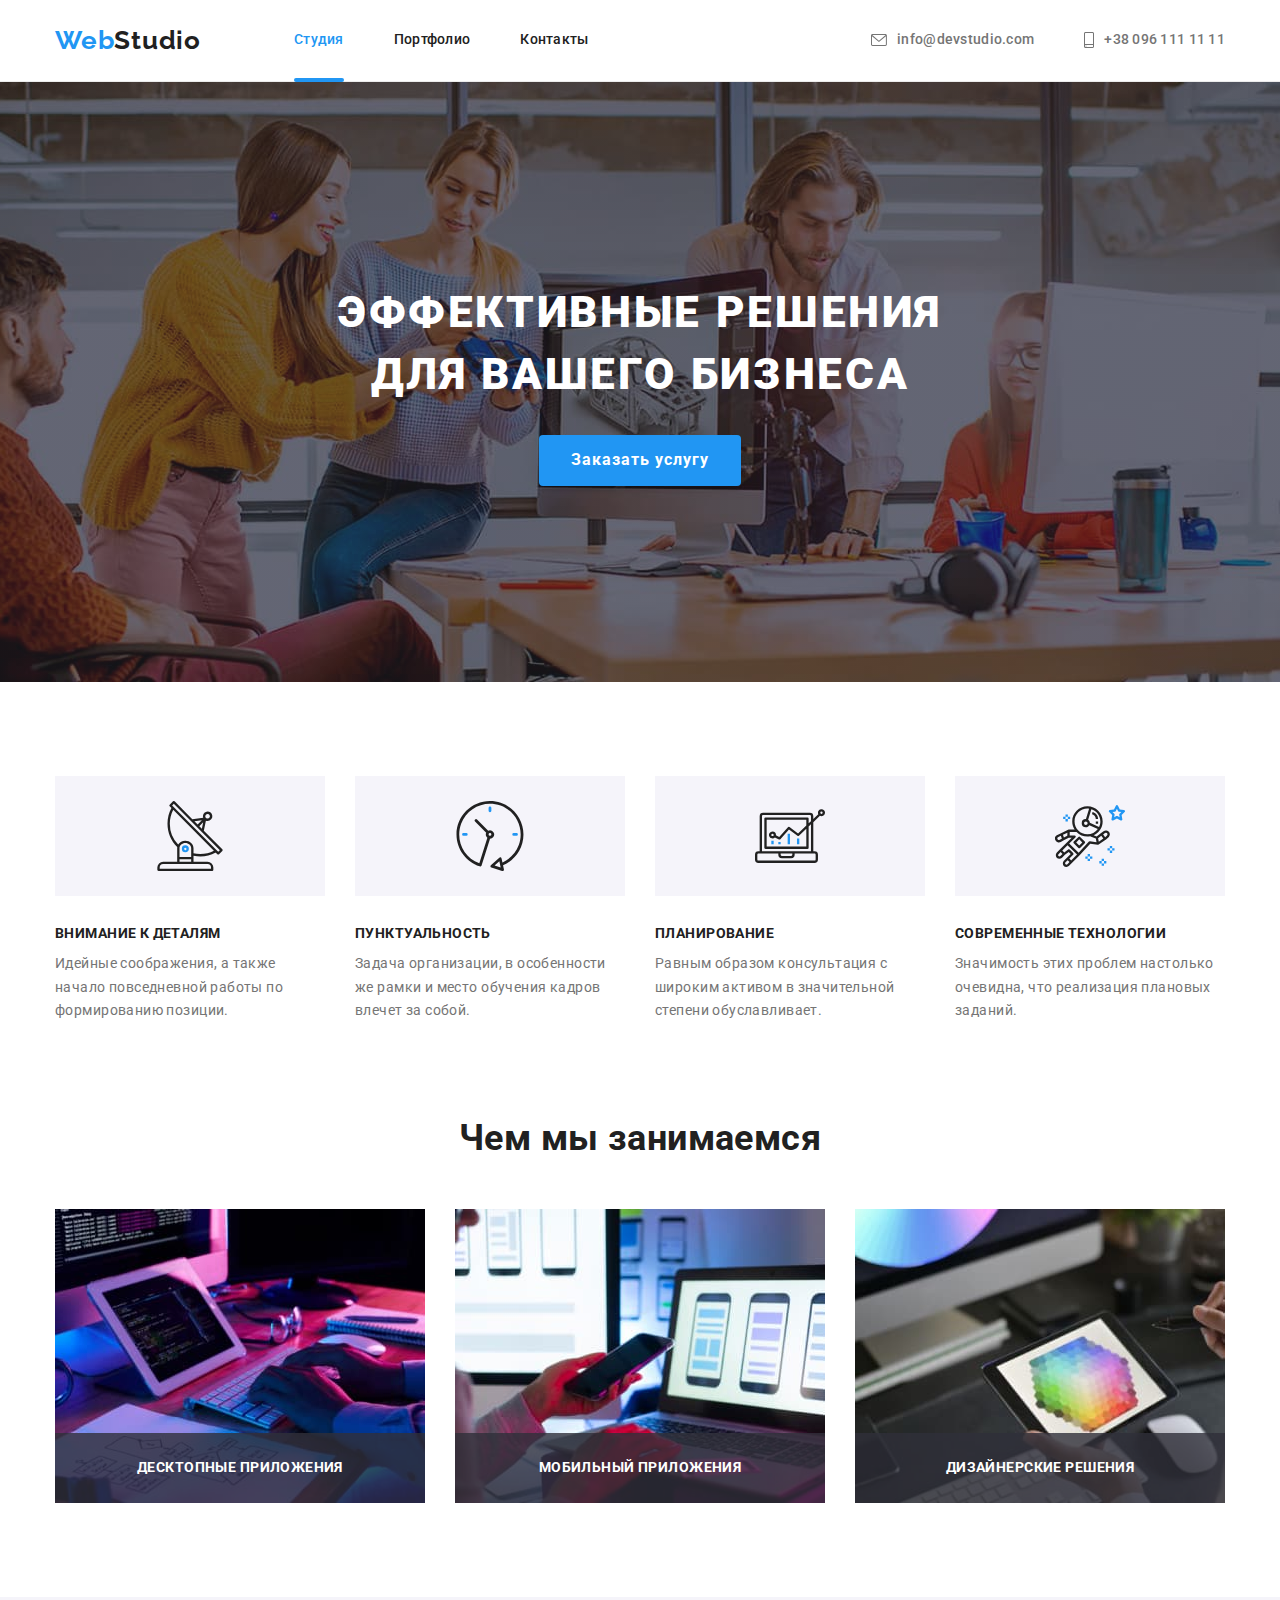
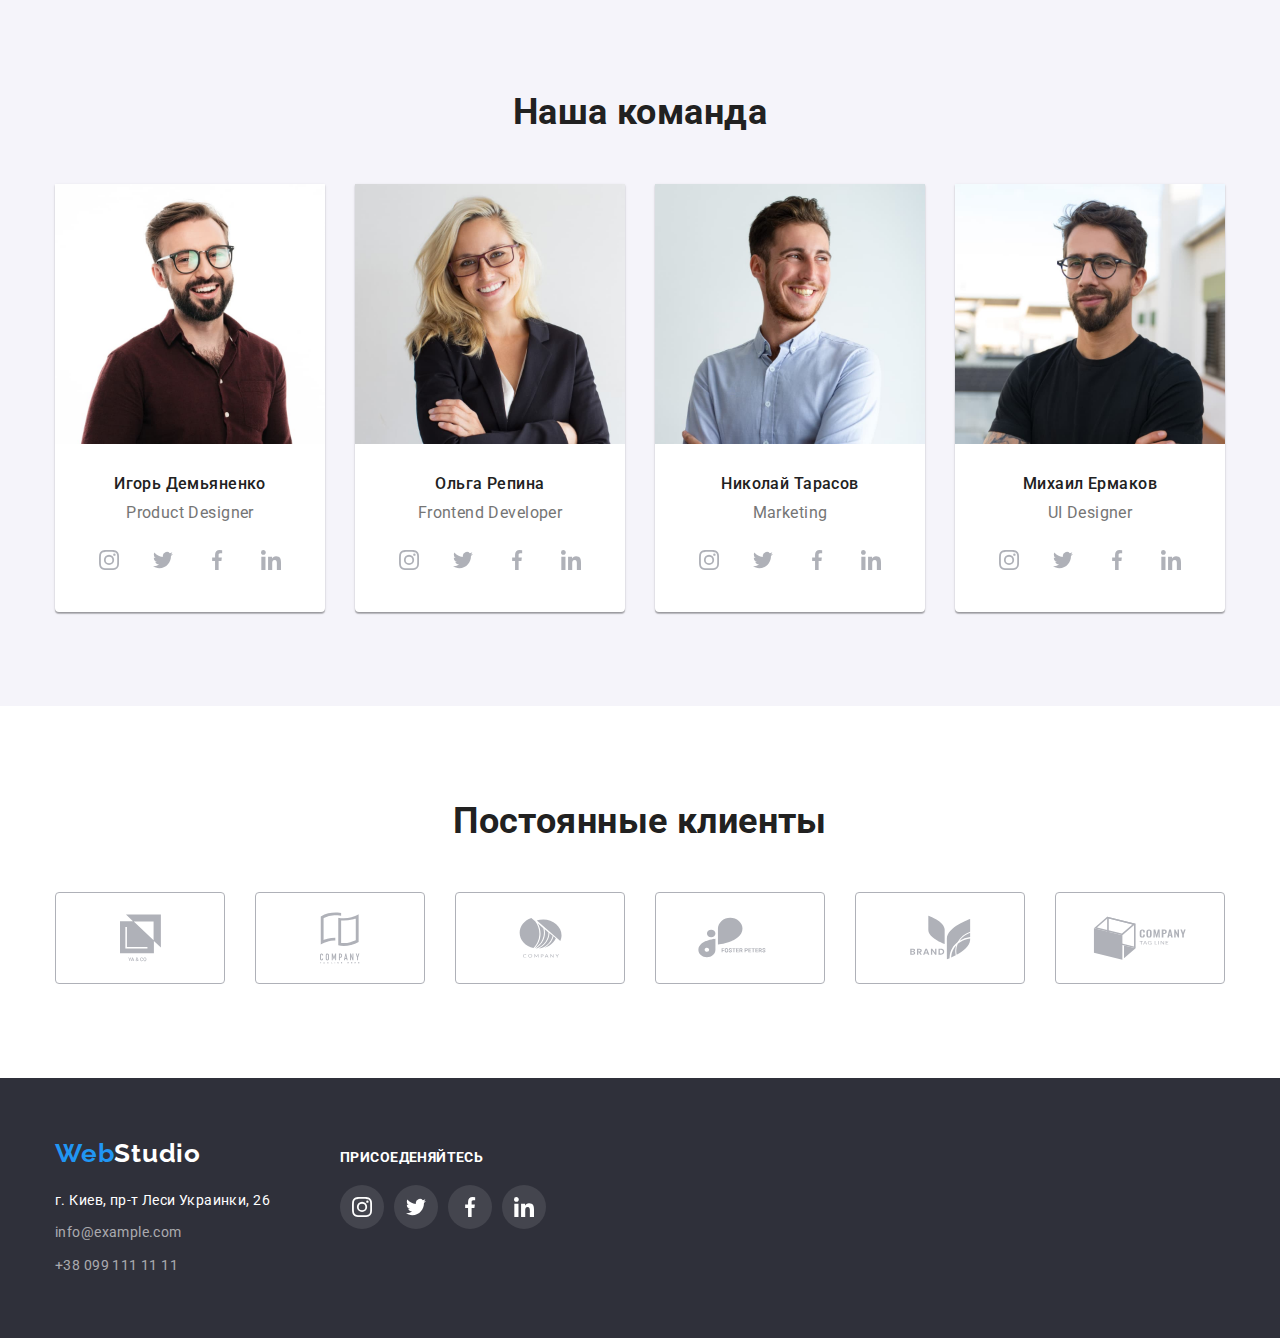
<file: index.html>
<!DOCTYPE html>
<html lang="ru">
<head>
    <meta charset="UTF-8">
    <meta http-equiv="X-UA-Compatible" content="IE=edge">
    <meta name="viewport" content="width=device-width, initial-scale=1.0">
    
    <title>WebStudio</title>
    <link rel="preconnect" href="https://fonts.googleapis.com">
    <link rel="preconnect" href="https://fonts.gstatic.com" crossorigin>
    <link href="https://fonts.googleapis.com/css2?family=Raleway:wght@700&family=Roboto:wght@400;500;700;900&display=swap" rel="stylesheet">
    <link rel="stylesheet" href="https://cdnjs.cloudflare.com/ajax/libs/modern-normalize/1.1.0/modern-normalize.min.css">
    <link rel="stylesheet" href="./css/styles.css">
</head>
<body>
    <!--Шапка сайта-->
    <header class="page-header">
        <div class="container">
            <div class="header-container">
                <nav class="main-nav">
                    <a href="./index.html" class="logo">Web<span class="logo-black">Studio</span></a>
                    <ul class="nav-list">
                        <li class="nav-list-item"><a href="./index.html" class="nav-link current">Студия</a></li>
                        <li class="nav-list-item"><a href="./portfolio.html" class="nav-link">Портфолио</a></li>
                        <li class="nav-list-item"><a href="" class="nav-link">Контакты</a></li>
                    </ul>
                </nav>
    
                <ul class="contacts-list">
                    <li class=" contact-item">
                        <a href="mailto:info@devstudio.com" class="contacts">
                            <svg class="icon-envelope" width="16px" height="12px">
                                <use href="./images/sprite.svg#icon-envelope"></use>
                            </svg>
                        info@devstudio.com</a>
                    </li>
                    <li class=" contact-item"><a href="tel:+380961111111" class="contacts">
                            <svg class="icon-smartphone" width="10px" height="16px">
                                <use href="./images/sprite.svg#icon-smartphone"></use>
                            </svg>
                        +38 096 111 11 11</a>
                    </li>
                </ul>
            </div>
        </div>
    </header>
    
    <main>
        <!--Герой-->
        <section class="hero hero-background">
            <div class="container">
                <h1 class="hero-title">ЭФФЕКТИВНЫЕ РЕШЕНИЯ <br> ДЛЯ ВАШЕГО БИЗНЕСА</h1>
                <button type="button" class="hero-button" data-modal-open>Заказать услугу</button>
            </div>
        </section>

        <!--Преимущества компании-->
        <section class="company-benefits">
            <div class="container">
                <h2 class="hiden-title benefits-title">Преимущества компании</h2>
                <ul class="benefits-list">
                    <li class=" benefits-card">
                        <div class="icon-benefits-container">
                            <svg width="70" height="70">
                                <use href="./images/sprite.svg#icon-antenna"></use>
                            </svg>
                        </div>
                        <h3 class="title-color benefits-name">ВНИМАНИЕ К ДЕТАЛЯМ</h3>
                        <p class="benefits-description">Идейные соображения, а также начало повседневной работы по формированию позиции.</p>
                    </li>
                    <li class=" benefits-card">
                        <div class="icon-benefits-container">
                            <svg width="70" height="70">
                                <use href="./images/sprite.svg#icon-clock"></use>
                            </svg>
                        </div>
                        <h3 class="title-color benefits-name">ПУНКТУАЛЬНОСТЬ</h3>
                        <p class="benefits-description">Задача организации, в особенности же рамки и место обучения кадров влечет за
                            собой.</p>
                    </li>
                    <li class=" benefits-card">
                        <div class="icon-benefits-container">
                            <svg width="70" height="70">
                                <use href="./images/sprite.svg#icon-diagram"></use>
                            </svg>
                        </div>
                        <h3 class="title-color benefits-name">ПЛАНИРОВАНИЕ</h3>
                        <p class="benefits-description">Равным образом консультация с широким активом в значительной степени
                            обуславливает.</p>
                    </li>
                    <li class=" benefits-card">
                        <div class="icon-benefits-container">
                            <svg width="70" height="70">
                                <use href="./images/sprite.svg#icon-astronaut"></use>
                            </svg>
                        </div>
                        <h3 class="title-color benefits-name">СОВРЕМЕННЫЕ ТЕХНОЛОГИИ</h3>
                        <p class="benefits-description">Значимость этих проблем настолько очевидна, что реализация плановых заданий.</p>
                    </li>
                </ul>
            </div>
        </section>

        <!--Направления деятельности компании-->
        <section class="company-activities">
            <div class="container">
                <h2 class="title-color activities-title">Чем мы занимаемся</h2>
                <ul class="activities-list">
                    <li class=" activities-item">
                        <img src="./images/img1.jpg" alt="работа со стационарным компьютером" width="370">
                        <div class="activities-overlay">
                            <p>ДЕСКТОПНЫЕ ПРИЛОЖЕНИЯ</p>
                        </div>
                    </li>
                    <li class=" activities-item">
                        <img src="./images/img2.jpg" alt="работа с ноутбуком и смартфоном" width="370">
                        <div class="activities-overlay">
                            <p>МОБИЛЬНЫЙ ПРИЛОЖЕНИЯ</p>
                        </div>
                    </li>
                    <li class=" activities-item">
                        <img src="./images/img3.jpg" alt="работа с планшетом" width="370">
                        <div class="activities-overlay">
                            <p>ДИЗАЙНЕРСКИЕ РЕШЕНИЯ</p>
                        </div>
                    </li>
                </ul>
            </div>
        </section>

        <!--Наша команда-->
        <section class="company-team">
            <div class="container">
                <h2 class="title-color team-title">Наша команда</h2>
                <ul class="members-list">
                    <li class=" members-card">
                        <img src="./images/igor-demianenko.jpg" alt="Игорь Демьяненко" width="270" class="members-photo">
                        <div class="members-data">
                            <h3 class="title-color company-member">Игорь Демьяненко</h3>
                            <p class="speciality">Product Designer</p>
                            <ul class="social-media-list">
                                <li class=" social-media-item">
                                    <a href="#" class="social-media-link">
                                        <svg class="social-media-icon">
                                            <use href="./images/sprite.svg#icon-instagram"></use>
                                        </svg>
                                    </a>
                                </li>
                                <li class=" social-media-item">
                                    <a href="#" class="social-media-link">
                                        <svg class="social-media-icon">
                                            <use href="./images/sprite.svg#icon-twitter"></use>
                                        </svg>
                                    </a>
                                </li>
                                <li class=" social-media-item">
                                    <a href="#" class="social-media-link">
                                        <svg class="social-media-icon">
                                            <use href="./images/sprite.svg#icon-facebook"></use>
                                        </svg>
                                    </a>
                                </li>
                                <li class=" social-media-item">
                                    <a href="" class="social-media-link">
                                        <svg class="social-media-icon">
                                            <use href="./images/sprite.svg#icon-linkedin"></use>
                                        </svg>
                                    </a>
                                </li>
                            </ul>
                        </div>
                    </li>
                    <li class=" members-card">
                        <img src="./images/olga-repina.jpg" alt="Ольга Репина" width="270" class="members-photo">
                        <div class="members-data">
                            <h3 class="title-color company-member">Ольга Репина</h3>
                            <p class="speciality">Frontend Developer</p>
                            <ul class="social-media-list">
                                <li class=" social-media-item">
                                    <a href="" class="social-media-link">
                                        <svg class="social-media-icon">
                                            <use href="./images/sprite.svg#icon-instagram"></use>
                                        </svg>
                                    </a>
                                </li>
                                <li class=" social-media-item">
                                    <a href="" class="social-media-link">
                                        <svg class="social-media-icon">
                                            <use href="./images/sprite.svg#icon-twitter"></use>
                                        </svg>
                                    </a>
                                </li>
                                <li class=" social-media-item">
                                    <a href="" class="social-media-link">
                                        <svg class="social-media-icon">
                                            <use href="./images/sprite.svg#icon-facebook"></use>
                                        </svg>
                                    </a>
                                </li>
                                <li class=" social-media-item">
                                    <a href="" class="social-media-link">
                                        <svg class="social-media-icon">
                                            <use href="./images/sprite.svg#icon-linkedin"></use>
                                        </svg>
                                    </a>
                                </li>
                            </ul>
                        </div>
                    </li>
                    <li class=" members-card">
                        <img src="./images/nikolai-tarasov.jpg" alt="Николай Тарасов" width="270" class="members-photo">
                        <div class="members-data">
                            <h3 class="title-color company-member">Николай Тарасов</h3>
                            <p class="speciality">Marketing</p>
                            <ul class="social-media-list">
                                <li class=" social-media-item">
                                    <a href="" class="social-media-link">
                                        <svg class="social-media-icon">
                                            <use href="./images/sprite.svg#icon-instagram"></use>
                                        </svg>
                                    </a>
                                </li>
                                <li class=" social-media-item">
                                    <a href="" class="social-media-link">
                                        <svg class="social-media-icon">
                                            <use href="./images/sprite.svg#icon-twitter"></use>
                                        </svg>
                                    </a>
                                </li>
                                <li class=" social-media-item">
                                    <a href="" class="social-media-link">
                                        <svg class="social-media-icon">
                                            <use href="./images/sprite.svg#icon-facebook"></use>
                                        </svg>
                                    </a>
                                </li>
                                <li class=" social-media-item">
                                    <a href="" class="social-media-link">
                                        <svg class="social-media-icon">
                                            <use href="./images/sprite.svg#icon-linkedin"></use>
                                        </svg>
                                    </a>
                                </li>
                            </ul>
                        </div>
                    </li>
                    <li class=" members-card">
                        <img src="./images/mihail-ermakov.jpg" alt="Михаил Ермаков" width="270" class="members-photo">
                        <div class="members-data">
                            <h3 class="title-color company-member">Михаил Ермаков</h3>
                            <p class="speciality">UI Designer</p>
                            <ul class="social-media-list">
                                <li class=" social-media-item">
                                    <a href="" class="social-media-link">
                                        <svg class="social-media-icon">
                                            <use href="./images/sprite.svg#icon-instagram"></use>
                                        </svg>
                                    </a>
                                </li>
                                <li class=" social-media-item">
                                    <a href="" class="social-media-link">
                                        <svg class="social-media-icon">
                                            <use href="./images/sprite.svg#icon-twitter"></use>
                                        </svg>
                                    </a>
                                </li>
                                <li class=" social-media-item">
                                    <a href="" class="social-media-link">
                                        <svg class="social-media-icon">
                                            <use href="./images/sprite.svg#icon-facebook"></use>
                                        </svg>
                                    </a>
                                </li>
                                <li class=" social-media-item">
                                    <a href="" class="social-media-link">
                                        <svg class="social-media-icon">
                                            <use href="./images/sprite.svg#icon-linkedin"></use>
                                        </svg>
                                    </a>
                                </li>
                            </ul>
                        </div>
                    </li>
                </ul>
            </div>
        </section>
        
        <!-- Постоянные клиенты -->
        <section class="company-clients">
            <div class="container">
                <h2 class="title-color clients-title">Постоянные клиенты</h2>
                <ul class="clients-list">
                    <li class=" clients-item">
                        <a href="" class="client-link">
                            <svg class="icon-clients" width="41" height="48">
                                <use href="./images/sprite.svg#icon-client1"></use>
                            </svg>
                        </a>
                    </li>
                    <li class=" clients-item">
                        <a href="" class="client-link">
                            <svg class="icon-clients" width="40" height="52">
                                <use href="./images/sprite.svg#icon-client2"></use>
                            </svg>
                        </a>
                    </li>
                    <li class=" clients-item">
                        <a href="" class="client-link">
                            <svg class="icon-clients" width="43" height="41">
                                <use href="./images/sprite.svg#icon-client3"></use>
                            </svg>
                        </a>
                    </li>
                    <li class=" clients-item">
                        <a href="" class="client-link">
                            <svg class="icon-clients" width="84" height="41">
                                <use href="./images/sprite.svg#icon-client4"></use>
                            </svg>
                        </a>
                    </li>
                    <li class=" clients-item">
                        <a href="" class="client-link">
                            <svg class="icon-clients" width="63" height="45">
                                <use href="./images/sprite.svg#icon-client5"></use>
                            </svg>
                        </a>
                    </li>
                    <li class=" clients-item">
                        <a href="" class="client-link">
                            <svg class="icon-clients" width="94" height="44">
                                <use href="./images/sprite.svg#icon-client6"></use>
                            </svg>
                        </a>
                    </li>
                </ul>
            </div>
        </section>
    </main>

    <!--Подвал сайта-->
    <footer class="footer">
        <div class="container">
            <div class="footer-container">
                <div class="address-container">
                    <a href="./index.html" class="logo">Web<span class="logo-white">Studio</span></a>
                    <address class="address">
                        <ul class="footer-list">
                            <li class="">
                                <p class="post-address">г. Киев, пр-т Леси Украинки, 26</p>
                            </li>
                            <li class=""><a href="mailto:info@example.com" class="contacts-foter">info@example.com</a>
                            </li>
                            <li class=""><a href="tel:+380991111111" class="contacts-foter">+38 099 111 11 11</a>
                            </li>
                        </ul>
                    </address>
                </div>
                <div class="join-us">
                    <p>ПРИСОЕДЕНЯЙТЕСЬ</p>
                    <ul class="social-media-list">
                        <li class=" social-media-item">
                            <a href="" class="social-media-link">
                                <svg class="social-media-icon">
                                    <use href="./images/sprite.svg#icon-instagram"></use>
                                </svg>
                            </a>
                        </li>
                        <li class=" social-media-item">
                            <a href="" class="social-media-link">
                                <svg class="social-media-icon">
                                    <use href="./images/sprite.svg#icon-twitter"></use>
                                </svg>
                            </a>
                        </li>
                        <li class=" social-media-item">
                            <a href="" class="social-media-link">
                                <svg class="social-media-icon">
                                    <use href="./images/sprite.svg#icon-facebook"></use>
                                </svg>
                            </a>
                        </li>
                        <li class=" social-media-item">
                            <a href="" class="social-media-link">
                                <svg class="social-media-icon">
                                    <use href="./images/sprite.svg#icon-linkedin"></use>
                                </svg>
                            </a>
                        </li>
                    </ul>
                </div>
            </div>
        </div>
    </footer>

    <!-- Модальное окно -->
    <div class="backdrop is-hiden" data-modal>
        <div class="modal">
            <button type="button" class="modal-button" data-modal-close>
                <svg class="modal-icon" width="18" height="18">
                    <use href="./images/sprite.svg#icon-close"></use>
                </svg>
            </button>
        </div>
    </div>
    <script src="./js/modal.js"></script>
</body>
</html>
</file>
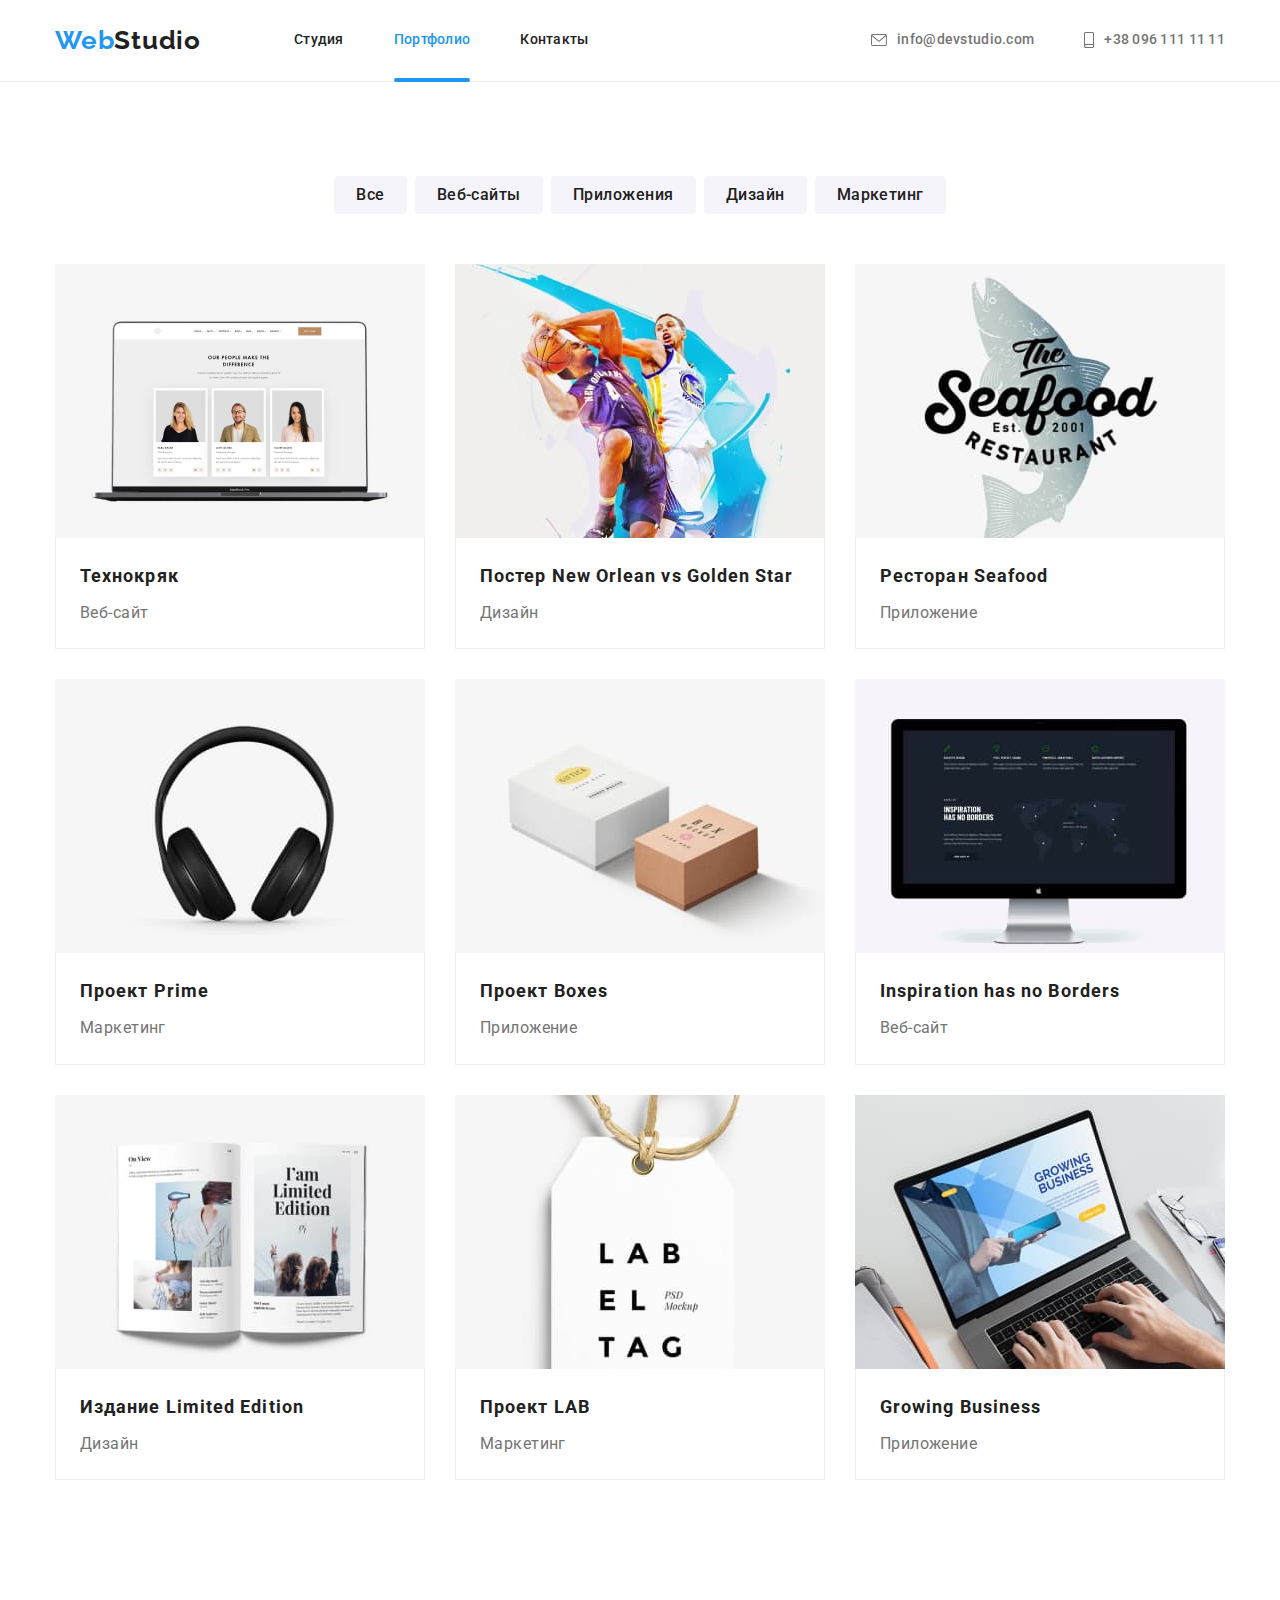
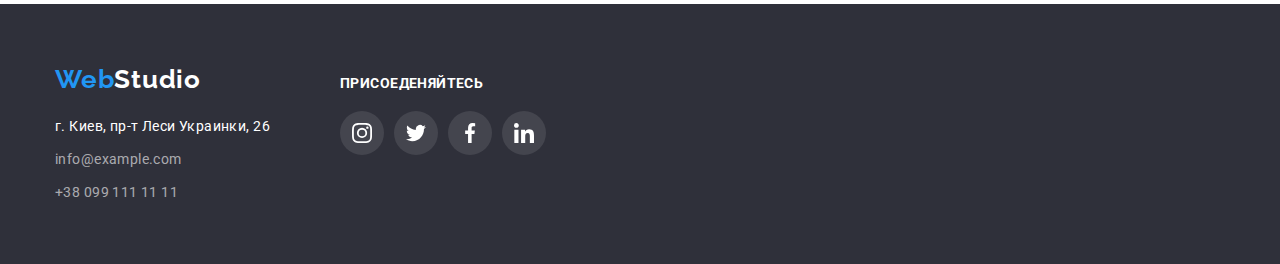
<file: portfolio.html>
<!DOCTYPE html>
<html lang="ru">
<head>
    <meta charset="UTF-8">
    <meta http-equiv="X-UA-Compatible" content="IE=edge">
    <meta name="viewport" content="width=device-width, initial-scale=1.0">
    
    <title>Portfolio</title>

    <link rel="preconnect" href="https://fonts.googleapis.com">
    <link rel="preconnect" href="https://fonts.gstatic.com" crossorigin>
    <link href="https://fonts.googleapis.com/css2?family=Raleway:wght@700&family=Roboto:wght@400;500;700;900&display=swap" rel="stylesheet">

    <link rel="stylesheet" href="./css/styles.css">
</head>
<body>
    <!--Шапка сайта-->
    <header class="page-header">
        <div class="container">
            <div class="header-container">
                <nav class="main-nav">
                    <a href="./index.html" class="logo">Web<span class="logo-black">Studio</span></a>
                    <ul class="nav-list">
                        <li class="nav-list-item"><a href="./index.html" class="nav-link">Студия</a></li>
                        <li class="nav-list-item"><a href="./portfolio.html" class="nav-link current">Портфолио</a></li>
                        <li class="nav-list-item"><a href="" class="nav-link">Контакты</a></li>
                    </ul>
                </nav>
    
                <ul class="contacts-list">
                    <li class=" contact-item">
                        <a href="mailto:info@devstudio.com" class="contacts">
                            <svg class="icon-envelope" width="16px" height="12px">
                                <use href="./images/sprite.svg#icon-envelope"></use>
                            </svg>
                            info@devstudio.com</a>
                    </li>
                    <li class=" contact-item"><a href="tel:+380961111111" class="contacts">
                            <svg class="icon-smartphone" width="10px" height="16px">
                                <use href="./images/sprite.svg#icon-smartphone"></use>
                            </svg>
                            +38 096 111 11 11</a>
                    </li>
                </ul>
            </div>
        </div>
    </header>

    <main>
        <section class="portfolio-page">
            <div class="container">
                <h1 class="hiden-title portfolio-title">Портфолио WebStudio</h1>
                
                <!--Фильтры-->
                <ul class="buttons-list">
                    <li class=""><button type="button" class="filter-button">Все</button></li>
                    <li class=""><button type="button" class="filter-button">Веб-сайты</button></li>
                    <li class=""><button type="button" class="filter-button">Приложения</button></li>
                    <li class=""><button type="button" class="filter-button">Дизайн</button></li>
                    <li class=""><button type="button" class="filter-button">Маркетинг</button></li>
                </ul>
                
                <!--Портфолио WebStudio-->
                <ul class="portfolio-list">
                    <li class=" portfolio-card">
                        <a href="" class="portfolio-link">
                        <div class="overlay-container">
                            <img src="./images/technokrjak.jpg" alt="Технокряк" width="370">
                            <div class="overlay">
                                <p class="overlay-text">
                                    Ресурс предлагает комплексные предложения с разным уровнем функционала и сервисов. Все это позволит посетителю
                                    получить
                                    исчерпывающие сведения о компании или частном лице.
                                </p>
                            </div>
                        </div>
                        <div class="project-text">
                            <h2 class="title-color project-name">Технокряк</h2>
                            <p class="project-description">Веб-сайт</p>
                        </div>
                        </a>
                    </li>
                    <li class=" portfolio-card">
                        <a href="" class="portfolio-link">
                            <div class="overlay-container">
                                <img src="./images/new-orlean.jpg" alt="Постер New Orlean vs Golden Star" width="370">
                                <div class="overlay">
                                    <p>
                                        Ресурс предлагает комплексные предложения с разным уровнем функционала и сервисов. Все это позволит посетителю
                                        получить
                                        исчерпывающие сведения о компании или частном лице.
                                    </p>
                                </div>
                            </div>
                            <div class="project-text">
                                <h2 class="title-color project-name">Постер New Orlean vs Golden Star</h2>
                                <p class="project-description">Дизайн</p>
                            </div>
                        </a>
                    </li>
                    <li class=" portfolio-card">
                        <a href="" class="portfolio-link">
                            <div class="overlay-container">
                                <img src="./images/restaurant-seafood.jpg" alt="Ресторан Seafood" width="370">
                                <div class="overlay">
                                    <p>
                                        Ресурс предлагает комплексные предложения с разным уровнем функционала и сервисов. Все это позволит посетителю
                                        получить
                                        исчерпывающие сведения о компании или частном лице.
                                    </p>
                                </div>
                            </div>
                            <div class="project-text">
                                <h2 class="title-color project-name">Ресторан Seafood</h2>
                                <p class="project-description">Приложение</p>
                            </div>
                        </a>
                    </li>
                    <li class=" portfolio-card">
                        <a href="" class="portfolio-link">
                            <div class="overlay-container">
                                <img src="./images/project-prime.jpg" alt="Проект Prime" width="370">
                                <div class="overlay">
                                    <p>
                                        Ресурс предлагает комплексные предложения с разным уровнем функционала и сервисов. Все это позволит посетителю
                                        получить
                                        исчерпывающие сведения о компании или частном лице.
                                    </p>
                                </div>
                            </div>
                            <div class="project-text">
                                <h2 class="title-color project-name">Проект Prime</h2>
                                <p class="project-description">Маркетинг</p>
                            </div>
                        </a>
                    </li>
                    <li class=" portfolio-card">
                        <a href="" class="portfolio-link">
                            <div class="overlay-container">
                                <img src="./images/project-boxes.jpg" alt="Проект Boxes" width="370">
                                <div class="overlay">
                                    <p>
                                        Ресурс предлагает комплексные предложения с разным уровнем функционала и сервисов. Все это позволит посетителю
                                        получить
                                        исчерпывающие сведения о компании или частном лице.
                                    </p>
                                </div>
                            </div>
                            <div class="project-text">
                                <h2 class="title-color project-name">Проект Boxes</h2>
                                <p class="project-description">Приложение</p>
                            </div>
                        </a>
                    </li>
                    <li class=" portfolio-card">
                        <a href="" class="portfolio-link">
                            <div class="overlay-container">
                                <img src="./images/inspiration-has-no-borders.jpg" alt="Inspiration has no Borders" width="370">
                                <div class="overlay">
                                    <p>
                                        Ресурс предлагает комплексные предложения с разным уровнем функционала и сервисов. Все это позволит посетителю
                                        получить
                                        исчерпывающие сведения о компании или частном лице.
                                    </p>
                                </div>
                            </div>
                            <div class="project-text">
                                <h2 class="title-color project-name">Inspiration has no Borders</h2>
                                <p class="project-description">Веб-сайт</p>
                            </div>
                        </a>
                    </li>
                    <li class=" portfolio-card">
                        <a href="" class="portfolio-link">
                            <div class="overlay-container">
                                <img src="./images/limited-edition.jpg" alt="Издание Limited Edition" width="370">
                                <div class="overlay">
                                    <p>
                                        Ресурс предлагает комплексные предложения с разным уровнем функционала и сервисов. Все это позволит посетителю
                                        получить
                                        исчерпывающие сведения о компании или частном лице.
                                    </p>
                                </div>
                            </div>
                            <div class="project-text">
                                <h2 class="title-color project-name">Издание Limited Edition</h2>
                                <p class="project-description">Дизайн</p>
                            </div>
                        </a>
                    </li>
                    <li class=" portfolio-card">
                        <a href="" class="portfolio-link">
                            <div class="overlay-container">
                                <img src="./images/project-lab.jpg" alt="Проект LAB" width="370">
                                <div class="overlay">
                                    <p>
                                        Ресурс предлагает комплексные предложения с разным уровнем функционала и сервисов. Все это позволит посетителю
                                        получить
                                        исчерпывающие сведения о компании или частном лице.
                                    </p>
                                </div>
                            </div>
                            <div class="project-text">
                                <h2 class="title-color project-name">Проект LAB</h2>
                                <p class="project-description">Маркетинг</p>
                            </div>
                        </a>
                    </li>
                    <li class=" portfolio-card">
                        <a href="" class="portfolio-link">
                            <div class="overlay-container">
                                <img src="./images/growing-business.jpg" alt="Growing Business" width="370">
                                <div class="overlay">
                                    <p>
                                        Ресурс предлагает комплексные предложения с разным уровнем функционала и сервисов. Все это позволит посетителю
                                        получить
                                        исчерпывающие сведения о компании или частном лице.
                                    </p>
                                </div>
                            </div>
                            <div class="project-text">
                                <h2 class="title-color project-name">Growing Business</h2>
                                <p class="project-description">Приложение</p>
                            </div>
                        </a>
                    </li>
                </ul>
            </div>
        </section>
    </main>

    <!--Подвал сайта-->
    <footer class="footer">
        <div class="container">
            <div class="footer-container">
                <div class="address-container">
                    <a href="./index.html" class="logo">Web<span class="logo-white">Studio</span></a>
                    <address class="address">
                        <ul class="footer-list">
                            <li class="">
                                <p class="post-address">г. Киев, пр-т Леси Украинки, 26</p>
                            </li>
                            <li class=""><a href="mailto:info@example.com"
                                    class="contacts-foter">info@example.com</a>
                            </li>
                            <li class=""><a href="tel:+380991111111" class="contacts-foter">+38 099 111 11 11</a>
                            </li>
                        </ul>
                    </address>
                </div>
                <div class="join-us">
                    <p>ПРИСОЕДЕНЯЙТЕСЬ</p>
                    <ul class="social-media-list">
                        <li class=" social-media-item">
                            <a href="" class="social-media-link">
                                <svg class="social-media-icon">
                                    <use href="./images/sprite.svg#icon-instagram"></use>
                                </svg>
                            </a>
                        </li>
                        <li class=" social-media-item">
                            <a href="" class="social-media-link">
                                <svg class="social-media-icon">
                                    <use href="./images/sprite.svg#icon-twitter"></use>
                                </svg>
                            </a>
                        </li>
                        <li class=" social-media-item">
                            <a href="" class="social-media-link">
                                <svg class="social-media-icon">
                                    <use href="./images/sprite.svg#icon-facebook"></use>
                                </svg>
                            </a>
                        </li>
                        <li class=" social-media-item">
                            <a href="" class="social-media-link">
                                <svg class="social-media-icon">
                                    <use href="./images/sprite.svg#icon-linkedin"></use>
                                </svg>
                            </a>
                        </li>
                    </ul>
                </div>
            </div>
        </div>
    </footer>
    </body>
    </html>
</file>
<file: css/styles.css>
/* основной цвет текста #757575 */
/* вторичный цвет текста #212121 */
/* служебный цвет текста rgba(255, 255, 255, 0.6) */
/* белый #FFFFFF */
/* акцент #2196F3 */

/* вторичный цвет фона #F5F4FA */
/* цвет фона служебный #2F303A */
/* цвет фона иконок футера rgba(255, 255, 255, 0.1)*/

/* цвет иконок #AFB1B8 */

:root {
    --primary-text-color: #757575;
    --secondary-text-color: #212121;
    --service-text-color: rgba(255, 255, 255, 0.6);
    --accent-color: #2196F3;
    --secondary-font-color: #F5F4FA;
    --service-font-color: #2F303A;
    --white-color: #FFFFFF;
    --icons-color: #AFB1B8;
    --footer-icons-font-color:rgba(255, 255, 255, 0.1);

    --main-animation: cubic-bezier(0.4, 0, 0.2, 1);
}

/* --- */
/* css for studio main page */
/* --- */

html {
    box-sizing: border-box;
}

*,
*::before,
*::after {
    box-sizing: inherit;
}

body {
    margin: 0;

    background-color: var(--white-color);
    color: var(--primary-text-color);
    font-family: 'Roboto', sans-serif;
    font-size: 14px;
    letter-spacing: 0.03em;
}

/* убирает отображение значка пункта списка */
li {
    list-style: none;
}

/* убирает подчеркивание ссылки */
.portfolio-link,
.contacts,
.nav-link,
.logo,
.contacts-foter {
    text-decoration: none;
}

img {
    display: block;
    max-width: 100%;
    height: auto;

    object-fit: cover;
}

/* убирает визуальное отображение заголовков секций */
.hiden-title {
    position: absolute;
    width: 1px;
    height: 1px;
    margin: -1px;
    padding: 0;
    overflow: hidden;
    border: 0;
    clip: rect(0 0 0 0);
}

.title-color {
    color: var(--secondary-text-color);
}

.container {
    width: 1200px;
    padding: 0 15px;
    margin-left: auto;
    margin-right: auto;
    /* outline: 3px solid tomato; */
}

h1, h2, h3, p, section, ul {
    margin: 0;
    padding: 0;
}

/* шапка сайта */
.page-header {
    font-weight: 500;
    font-size: 14px;
    line-height: 1.14;
    letter-spacing: 0.02em;

    border-bottom: 1px solid #ECECEC;
}

.main-nav {
    display: flex;
    align-items: center;
}

.main-nav > .logo {
    margin-top: 10px;
    margin-bottom: 10px;
    padding-top: 15px;
    padding-bottom: 15px;
}

.header-container {
    display: flex;
    justify-content: space-between;
    align-items: center;
}

.logo {
    display: inline-block;
    
    color: var(--accent-color);
}

.logo-black {
    color: var(--secondary-text-color);
}

.logo,
.logo-black,
.logo-white {
    font-family: 'Raleway', sans-serif;
    font-weight: 700;
    font-size: 26px;
    line-height: 1.19;
    letter-spacing: 0.03em;
}

/* навигация по сайту */
.nav-list {
    display: flex;
    justify-content: center;

    margin-left: 93px;
}

.nav-list-item:not(:last-child) {
    margin-right: 50px;
}

.nav-list-item {   
    height: 80px;
}

.contacts-list {
    display: flex;
    justify-content: flex-end;
    align-items: center;
}

.contact-item:not(:last-child) {
    margin-right: 50px;
}

.contacts {
    display: flex;
    align-items: center;

    color: var(--primary-text-color);
    fill: var(--primary-text-color);
}

.contacts:hover,
.contacts:focus {
    color: var(--accent-color);
    fill: var(--accent-color);

    transition: color 250ms var(--main-animation);
}

.icon-envelope,
.icon-smartphone {
    margin-right: 10px;
    vertical-align: middle;
}

.nav-link {
    position: relative;
    display: flex;
    justify-content: center;
    align-items: center;
    
    width: 100%;
    height: 100%;

    color: var(--secondary-text-color);
    transition: color 250ms var(--main-animation);
}

.nav-link::after {
    content: '';
    position: absolute;
    bottom: 0;
    left: 0;

    display: inline-block;
    width: 100%;
    height: 4px;
    background-color: var(--accent-color);
    border-radius: 2px;

    transform: translateY(+50%);
    transition: opacity 250ms var(--main-animation);
    opacity: 0;
}

.nav-link:hover,
.nav-link:focus {
    color: var(--accent-color);
}

.nav-link:hover::after {
    opacity: 1;
}

.current {
    color: var(--accent-color);
}

.current.nav-link::after {
    opacity: 1;
}

/* герой */
.hero {
    padding-top: 200px;
    padding-bottom: 200px;

    background-color: var(--service-font-color);
    text-align: center;
}

.hero-background {
    max-width: 1600px;
    height: 600px;

    margin-right: auto;
    margin-left: auto;

    background-color: #C4C4C4;
    background-image: linear-gradient(to right,
        rgba(47, 48, 58, 0.4),
        rgba(47, 48, 58, 0.4)),
        url('../images/header-background-Img.jpg');
    background-repeat: no-repeat;
    background-size: cover;
    background-position: center;
}

.hero-title {
    margin-bottom: 30px;

    color: var(--white-color);
    font-weight: 900;
    font-size: 44px;
    line-height: 1.4;
    text-align: center;
    letter-spacing: 0.06em;
    text-transform: uppercase;
}

.hero-button {
    display: flex;
    align-items: center;
    text-align: center;

    margin: 0 auto;
    padding: 10px 32px;

    background-color: var(--accent-color);
    color: var(--white-color);
    font-weight: 700;
    font-size: 16px;
    line-height: 1.9;
    letter-spacing: 0.06em;
    
    border: none;
    border-radius: 4px;
    cursor: pointer;
    box-shadow: 0px 4px 4px rgba(0, 0, 0, 0.15);
    transition: color 250ms var(--main-animation);
}

.hero-button:hover,
.hero-button:focus {
    color: var(--secondary-text-color);
}

/* преимущества компании */
.company-benefits {
    padding-top: 94px;
    padding-bottom: 94px;
}

.benefits-list {
    display: flex;
}

.benefits-card {
    width: calc((100% - 90px) / 4 );
    margin-right: 30px;
}

.benefits-card:last-child {
    margin-right: 0;
}

.icon-benefits-container {
    display: flex;
    justify-content: center;
    align-items: center;

    height: 120px;
    margin-bottom: 30px;
    
    background-color: var(--secondary-font-color);
    text-align: center;
}

.benefits-name {
    margin-bottom: 10px;

    font-size: 14px;
    font-weight: 700;
    line-height: 1.14;
    text-transform: uppercase;
}

.benefits-description {
    line-height: 1.7;
}

/* направления деятельности компании */
.company-activities {
    padding-bottom: 94px;
}

.activities-list {
    display: flex;
    justify-content: space-around;
    align-items: center;
}

.activities-list li:not(:last-child) {
    margin-right: 30px;
}

.activities-title,
.team-title,
.clients-title {
    margin-bottom: 50px;

    font-weight: 700;
    font-size: 36px;
    line-height: 1.17;
    text-align: center;
}

.activities-item {
    position: relative;
}

.activities-overlay {
    position: absolute;
    left: 0;
    bottom: 0;

    display: flex;
    justify-content: center;
    align-items: center;

    width: 100%;
    height: 70px;
    background: rgba(47, 48, 58, 0.8);
}

.activities-overlay > p {
    font-weight: 700;
    font-size: 14px;
    line-height: 1.14;
    text-align: center;
    letter-spacing: 0.03em;
    text-transform: uppercase;
    
    color: #FFFFFF;
}

/* наша команда */
.company-team {
    padding-top: 94px;
    padding-bottom: 94px;

    background-color: var(--secondary-font-color);
}

.members-list {
    display: flex;
    justify-content: space-around;
    align-items: center;
}

.members-card {
    background-color: var(--white-color);
    box-shadow: 0px 1px 3px rgba(0, 0, 0, 0.12),
    0px 1px 1px rgba(0, 0, 0, 0.14),
    0px 2px 1px rgba(0, 0, 0, 0.2);
    border-radius: 0px 0px 4px 4px;
}

.members-card:not(:last-child) {
    margin-right: 30px;
}

.members-data {
    padding: 30px 20px;
}

.company-member {
    margin-bottom: 10px;

    font-weight: 500;
    font-size: 16px;
    line-height: 1.19;
    text-align: center;
}

.speciality {
    margin-bottom: 16px;

    font-size: 16px;
    line-height: 1.19;
    text-align: center;
}

.social-media-list {
    display: flex;
    justify-content: center;

    height: 44px;
}

.social-media-item {
    margin-right: 10px;
}

.social-media-item:last-child {
    margin-right: 0px;
}

.social-media-link {
    display: flex;
    justify-content: center;
    align-items: center;

    width: 44px;
    height: 44px;

    fill: var(--icons-color);

    transition: background-color 250ms var(--main-animation),
    fill 250ms var(--main-animation);

    border-radius: 50%;
}

.social-media-link:hover,
.social-media-link:focus {
    background-color: var(--accent-color);
    fill: var(--white-color);
}

.social-media-icon {
    width: 20px;
    height: 20px;
}

/* постоянные клиенты */
.company-clients {
    padding-top: 94px;
    padding-bottom: 94px;
}

.clients-list {
    display: flex;
    justify-content: space-around;
    height: 92px;
}

.clients-item {
    margin-right: 30px;
}

.clients-item:last-child {
    margin-right: 0px;
}

.client-link {
    display: flex;
    justify-content: center;
    align-items: center;

    width: 170px;
    height: 92px;

    fill: var(--icons-color);
    transition: fill 250ms var(--main-animation),
    color 250ms var(--main-animation);

    border: 1px solid var(--icons-color);
    border-radius: 4px;
}

.client-link:hover,
.client-link:focus {
    fill: var(--accent-color);

    border: 1px solid var(--accent-color);
    border-radius: 4px;
}

/* подвал сайта */
.footer {
    padding-top: 60px;
    padding-bottom: 60px;

    background-color: var(--service-font-color);
}

.footer-container {
    display: flex;
    align-items: baseline;
}

.address-container {
    margin-right: 70px;
}

.join-us {
    display: flex;
    flex-direction: column;
    align-items: flex-start;

    color: var(--white-color);
    font-weight: 700;
    font-size: 14px;
    line-height: 16px;
    letter-spacing: 0.03em;
    text-transform: uppercase;
}

.join-us > p {
    margin-bottom: 20px;
}

.join-us .social-media-icon {
    fill: var(--white-color);
}

.join-us .social-media-link {
    background-color: var(--footer-icons-font-color);
    transition: background-color 250ms var(--main-animation);
}

.join-us .social-media-link:hover,
.join-us .social-media-link:focus {
    background-color: var(--accent-color);
}

.address-container .logo {
    margin-bottom: 20px;
}

.address {
    line-height: 1.7;
    font-style: normal;
}

.address li:not(:last-child) {
    margin-bottom: 9px;
}

.logo-white {
    color: white;
}

.post-address {
    color: white;
}

.contacts-foter {
    color: var(--service-text-color);
    transition: color 250ms var(--main-animation);
}

.contacts-foter:hover,
.contacts-foter:focus {
    color: var(--accent-color);
}

/* --- */
/* css for poprtfolio page */
/* --- */

.portfolio-page {
    padding-top: 94px;
    padding-bottom: 94px;
}

/* фильтр-кнопки */
.buttons-list {
    display: flex;
    justify-content: center;

    margin-bottom: 50px;
}

.buttons-list li:not(:last-child) {
    margin-right: 8px;
}

.filter-button {
    padding: 6px 22px;

    background-color: var(--secondary-font-color);
    color: var(--secondary-text-color);
    font-family: 'Roboto';
    font-style: normal;
    font-weight: 500;
    font-size: 16px;
    line-height: 1.62;
    text-align: center;
    letter-spacing: 0.03em;

    border-radius: 4px;
    border: none;
    cursor: pointer;

    transition: background-color 250ms var(--main-animation),
    color 250ms var(--main-animation);
}

.filter-button:hover,
.filter-button:focus {
    background-color: var(--accent-color);
    color: var(--white-color);

    box-shadow: 0px 3px 1px rgba(0, 0, 0, 0.1),
    0px 1px 2px rgba(0, 0, 0, 0.08),
    0px 2px 2px rgba(0, 0, 0, 0.12);
}

/* перечень выполненных проектов */
.portfolio-list {
    display: flex;
    flex-wrap: wrap;
}

.portfolio-card {
    width: calc((100% - 60px) / 3);
    margin-right: 30px;
    margin-bottom: 30px;
}

.portfolio-card:nth-child(3n + 3) {
    margin-right: 0;
}

.portfolio-link {
    display: block;
    color: var(--secondary-text-color);
}

.portfolio-link:hover,
.portfolio-link:focus {
    color: var(--accent-color);

    box-shadow: 0px 1px 1px rgba(0, 0, 0, 0.12),
    0px 4px 4px rgba(0, 0, 0, 0.06),
    1px 4px 6px rgba(0, 0, 0, 0.16);
}

.portfolio-card:hover .overlay,
.portfolio-card:focus .overlay {
    opacity: 1;
    transform: translatex(0);
}

.overlay-container {
    position: relative;
    overflow: hidden;
    width: 370px;
    height: 274px;
}

.overlay {
    position: absolute;
    top: 0;
    left: 0;

    padding: 24px;

    height: 274px;

    display: flex;
    align-items: center;

    background-color: var(--accent-color);
    font-size: 18px;
    line-height: 1.56;
    letter-spacing: 0.03em;
    color: #FFFFFF;

    opacity: 0;
    transform: translateY(100%);
    transition: transform 250ms var(--main-animation);
}

.overlay-text {
    display: inline-block;
    width: 322px;
    height: 168px;

    font-size: 18px;
    line-height: 1.56;
    letter-spacing: 0.03em;
    color: #FFFFFF;
}

.project-text {
    padding: 20px 24px;

    border-right: 1px solid #EEEEEE;
    border-left: 1px solid #EEEEEE;
    border-bottom: 1px solid #EEEEEE;
}

.project-name {
    margin-bottom: 4px;
    
    font-weight: 700;
    font-size: 18px;
    line-height: 2;
    letter-spacing: 0.06em;
}

.project-description {
    color: var(--primary-text-color);
    font-size: 16px;
    line-height: 1.9;
}

/* --- */
/* css for modal window */
/* --- */

.backdrop {
    position: fixed;
    top: 0;
    left: 0;

    width: 100%;
    height: 100%;

    background: rgba(0, 0, 0, 0.2);

    opacity: 0;
    pointer-events: none;
    visibility: hidden;
    transition: opacity 250ms var(--main-animation),
    visibility 250ms var(--main-animation);
}

/* скрывает модальное окно с возможностью кликать сквозь него */
.backdrop.is-hidden {
    opacity: 1;
    pointer-events: visible;
    visibility: visible;
}

.modal {
    position: absolute;
    top: 50%;
    left: 50%;

    width: 528px;
    height: 581px;

    background-color: var(--white-color);
    transform: translate(-50%, -50%) scale(1);
    transition: transform 250ms var(--main-animation);
}

.backdrop.is-hidden .modal {
    transform: translate(-50%, -50%) scale(0.8);
}

.modal-button {
    position: absolute;
    top: 8px;
    right: 8px;

    padding: 0;

    width: 30px;
    height: 30px;

    display: flex;
    justify-content: center;
    align-items: center;

    background: #FFFFFF;
    border: 1px solid rgba(0, 0, 0, 0.1);
    border-radius: 50%;
    cursor: pointer;
    fill: currentColor;
}

.modal-button:hover {
    border-color: var(--accent-color);
    fill: var(--accent-color);
    transition: border-color 250ms var(--main-animation),
    fill 250ms var(--main-animation);
}
</file>
